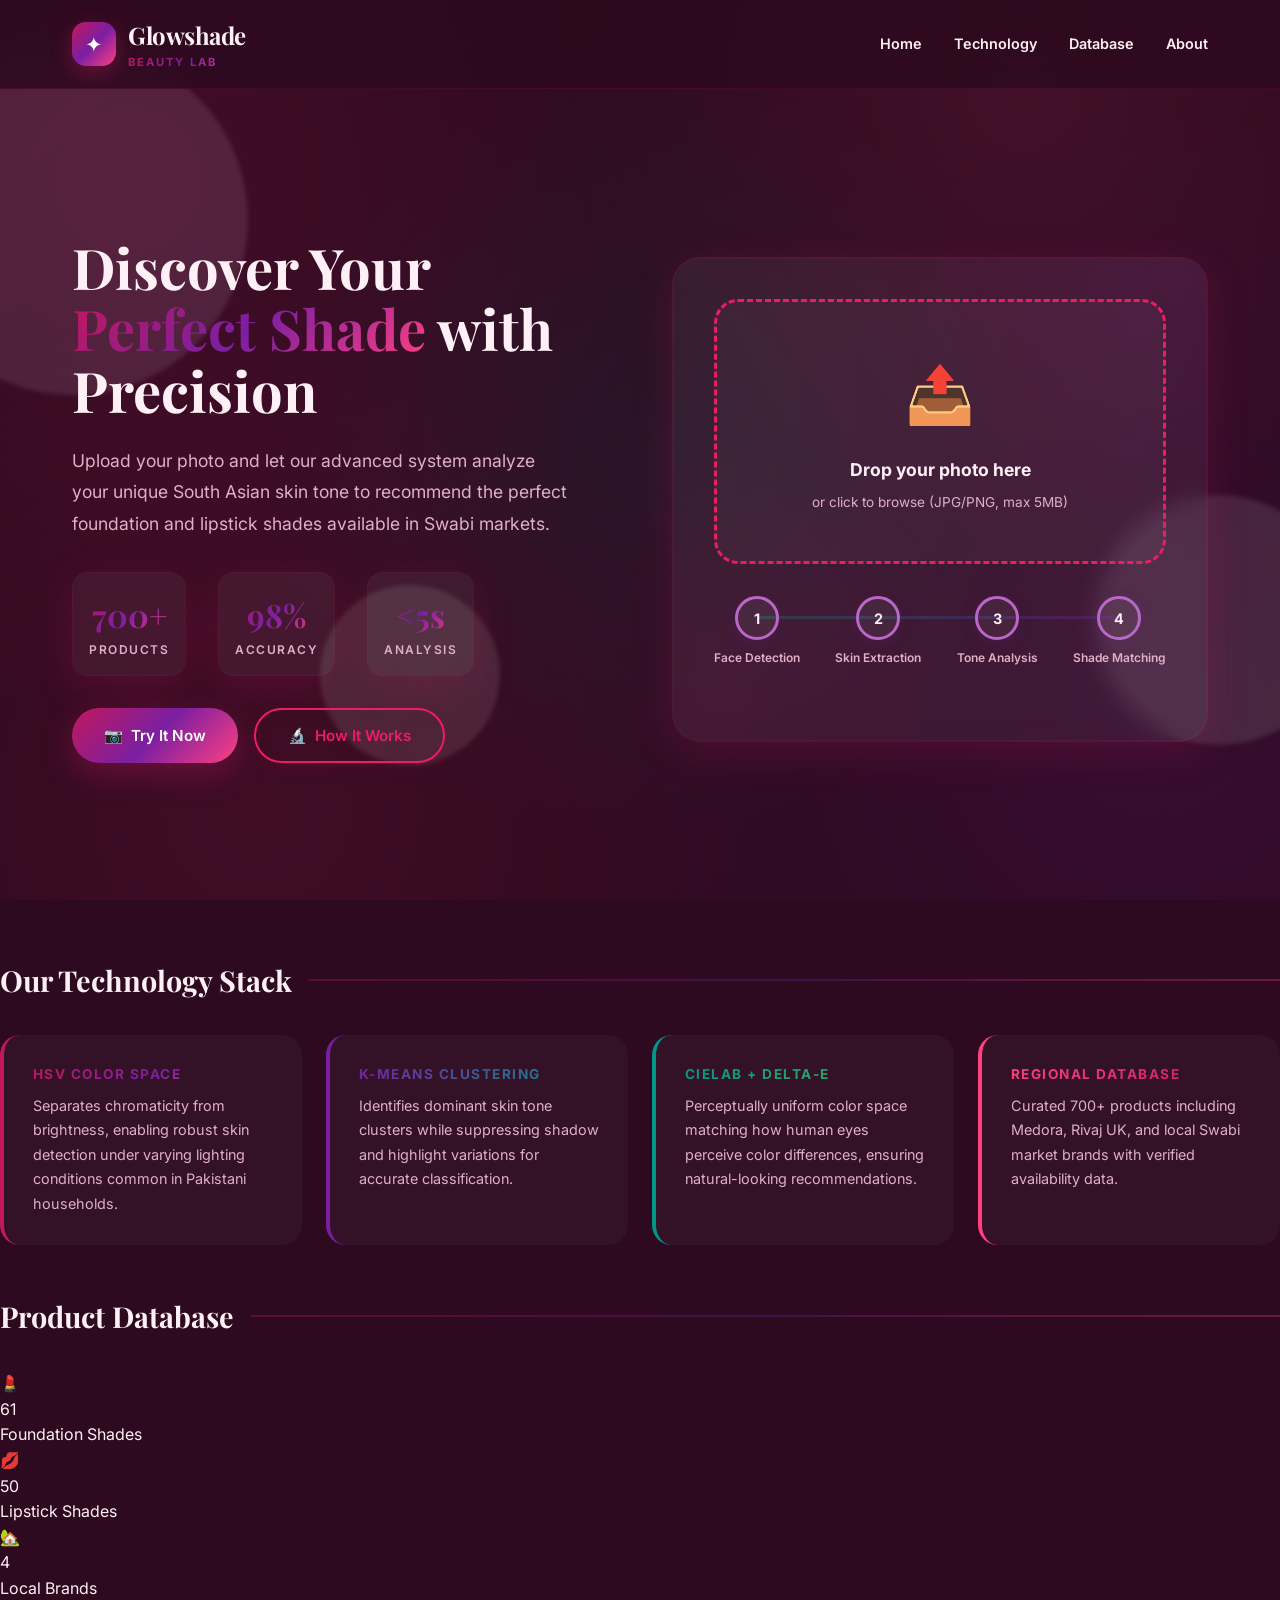
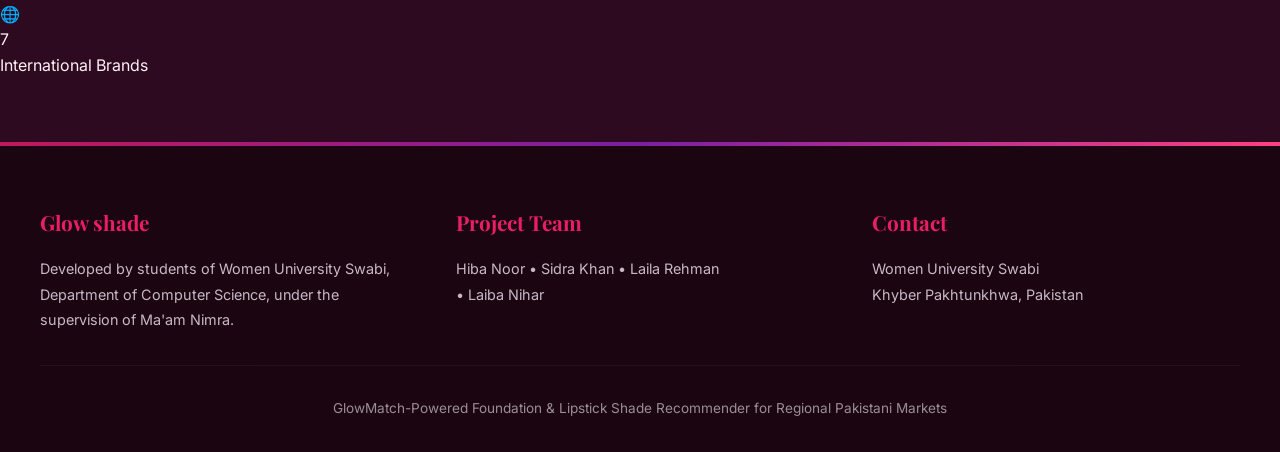
<file: index.html>
<!DOCTYPE html>
<html lang="en">
<head>
    <meta charset="UTF-8">
    <meta name="viewport" content="width=device-width, initial-scale=1.0">
    <title>Glow shade  - Pakistani Shade Recommender</title>

    <link href="https://fonts.googleapis.com/css2?family=Playfair+Display:wght@400;600;700&family=Inter:wght@300;400;500;600&display=swap" rel="stylesheet">
    <link rel="stylesheet" href="style.css">
<base target="_blank">
</head>
<body>
    <!-- Animated Background -->
    <div class="bg-animation">
        <div class="floating-orb"></div>
        <div class="floating-orb"></div>
        <div class="floating-orb"></div>
    </div>

    <!-- Header -->
    <header>
        <div class="nav-container">
            <a href="#" class="logo">
                <div class="logo-icon">&#10022;</div>
                <div>
                    <div class="logo-text">Glowshade</div>
                    <div class="logo-sub"> Beauty Lab</div>
                </div>
            </a>
            <ul class="nav-links">
                <li><a href="#home">Home</a></li>
                <li><a href="#technology">Technology</a></li>
                <li><a href="#database">Database</a></li>
                <li><a href="#about">About</a></li>
            </ul>
        </div>
    </header>

    <!-- Hero Section -->
    <section class="hero" id="home">
        <div class="hero-content">
            <h1>Discover Your <span>Perfect Shade</span> with  Precision</h1>
            <p>Upload your photo and let our advanced system analyze your unique South Asian skin tone to recommend the perfect foundation and lipstick shades available in Swabi markets.</p>

            <div class="hero-stats">
                <div class="stat-item">
                    <div class="stat-number">700+</div>
                    <div class="stat-label">Products</div>
                </div>
                <div class="stat-item">
                    <div class="stat-number">98%</div>
                    <div class="stat-label">Accuracy</div>
                </div>
                <div class="stat-item">
                    <div class="stat-number">&lt;5s</div>
                    <div class="stat-label">Analysis</div>
                </div>
            </div>

            <div class="cta-group">
                <button class="btn btn-primary" data-action="scroll-to-upload">
                    <span>&#128247;</span> Try It Now
                </button>
                <button class="btn btn-secondary" data-action="scroll-to-tech">
                    <span>&#128300;</span> How It Works
                </button>
            </div>
        </div>

        <div class="upload-card">
            <div class="upload-area" id="uploadArea" data-action="trigger-upload">
                <span class="upload-icon">&#128228;</span>
                <div class="upload-text">Drop your photo here</div>
                <div class="upload-hint">or click to browse (JPG/PNG, max 5MB)</div>
            </div>
            <input type="file" id="fileInput" class="file-input" accept="image/*" >

            <div class="processing-steps" id="processingSteps">
                <div class="step" id="step1">
                    <div class="step-circle">1</div>
                    <div class="step-label">Face Detection</div>
                </div>
                <div class="step" id="step2">
                    <div class="step-circle">2</div>
                    <div class="step-label">Skin Extraction</div>
                </div>
                <div class="step" id="step3">
                    <div class="step-circle">3</div>
                    <div class="step-label">Tone Analysis</div>
                </div>
                <div class="step" id="step4">
                    <div class="step-circle">4</div>
                    <div class="step-label">Shade Matching</div>
                </div>
            </div>

            <div class="loader" id="loader">
                <div class="loader-spinner"></div>
                <div class="loader-text" id="loaderText">Analyzing your skin tone...</div>
            </div>

            <div class="preview-section" id="previewSection">
                <div class="image-preview-container">
                    <img id="previewImage" class="image-preview" alt="Uploaded face">
                    <div class="face-overlay" id="faceOverlay"></div>
                    <canvas id="skinOverlay" class="skin-region-overlay"></canvas>
                </div>
                <div class="preview-actions">
                    <button class="btn btn-primary" data-action="analyze">
                        <span>&#10024;</span> Find My Shades
                    </button>
                    <button class="btn btn-secondary" data-action="reset">
                        <span>&#128260;</span> New Photo
                    </button>
                </div>
            </div>
        </div>
    </section>

    <!-- Results Section -->
    <section class="results-section" id="resultsSection">
        <div class="demo-notice" id="demoNotice">
            <p>👆 Upload your photo above to see your personalized matches. These are sample results.</p>
        </div>
        <div class="results-header">
            <h2>Your Personalized Recommendations</h2>
            <div class="skin-tone-display">
                <div class="skin-tone-swatch" id="skinToneSwatch"></div>
                <div class="skin-tone-info">
                    <h3 id="skinToneName">Warm Golden</h3>
                    <p id="skinToneDesc">Detected undertone with 94% confidence</p>
                </div>
            </div>
        </div>

        <div class="filter-tabs">
            <button class="filter-tab active" data-action="filter-all" data-filter="all">All Products</button>
            <button class="filter-tab" data-action="filter-local" data-filter="local">Available in Swabi</button>
            <button class="filter-tab" data-action="filter-online" data-filter="online">Online Only</button>
        </div>

        <div class="section-header">
            <h3>Foundation Matches</h3>
            <div class="section-line"></div>
        </div>
        <div class="products-grid" id="foundationGrid">
                <!-- Demo cards shown before analysis -->
                <div class="product-card demo-card" data-availability="local">
                    <span class="product-badge badge-local">In Swabi</span>
                    <div class="product-image">
                        <div class="product-shade-swatch" style="background: rgb(210, 170, 130)"></div>
                        <span class="match-percentage">95% Match</span>
                    </div>
                    <div class="product-details">
                        <div class="product-brand">Medora</div>
                        <div class="product-name">Soft Beige</div>
                        <div style="font-size: 0.85rem; color: #696868; margin-top: 0.25rem;">Soft Beige</div>
                        <div class="product-meta">
                            <span class="product-price">₨450</span>
                            <span class="product-delta good">ΔE: 4.2</span>
                        </div>
                    </div>
                </div>
                <div class="product-card demo-card" data-availability="online">
                    <span class="product-badge badge-online">Online Only</span>
                    <div class="product-image">
                        <div class="product-shade-swatch" style="background: rgb(195, 155, 115)"></div>
                        <span class="match-percentage">88% Match</span>
                    </div>
                    <div class="product-details">
                        <div class="product-brand">Maybelline</div>
                        <div class="product-name">Fit Me Matte</div>
                        <div style="font-size: 0.85rem; color: #888; margin-top: 0.25rem;">220 Natural Beige</div>
                        <div class="product-meta">
                            <span class="product-price">₨1500</span>
                            <span class="product-delta medium">ΔE: 12.5</span>
                        </div>
                    </div>
                </div>
                <div class="product-card demo-card" data-availability="local">
                    <span class="product-badge badge-local">In Swabi</span>
                    <div class="product-image">
                        <div class="product-shade-swatch" style="background: rgb(175, 130, 90)"></div>
                        <span class="match-percentage">82% Match</span>
                    </div>
                    <div class="product-details">
                        <div class="product-brand">Golden Rose</div>
                        <div class="product-name">Toffee</div>
                        <div style="font-size: 0.85rem; color: #888; margin-top: 0.25rem;">Toffee</div>
                        <div class="product-meta">
                            <span class="product-price">₨650</span>
                            <span class="product-delta medium">ΔE: 18.3</span>
                        </div>
                    </div>
                </div>
            </div>

        <div class="section-header">
            <h3>Lipstick Matches</h3>
            <div class="section-line"></div>
        </div>
        <div class="products-grid" id="lipstickGrid">
                <!-- Demo cards shown before analysis -->
                <div class="product-card demo-card" data-availability="local">
                    <span class="product-badge badge-local">In Swabi</span>
                    <div class="product-image">
                        <div class="product-shade-swatch" style="background: rgb(200, 50, 60)"></div>
                        <span class="match-percentage">92% Match</span>
                    </div>
                    <div class="product-details">
                        <div class="product-brand">Medora</div>
                        <div class="product-name">Ruby Red</div>
                        <div style="font-size: 0.85rem; color: #888; margin-top: 0.25rem;">Ruby</div>
                        <div class="product-meta">
                            <span class="product-price">₨350</span>
                            <span class="product-delta good">ΔE: 6.1</span>
                        </div>
                    </div>
                </div>
                <div class="product-card demo-card" data-availability="online">
                    <span class="product-badge badge-online">Online Only</span>
                    <div class="product-image">
                        <div class="product-shade-swatch" style="background: rgb(185, 130, 110)"></div>
                        <span class="match-percentage">85% Match</span>
                    </div>
                    <div class="product-details">
                        <div class="product-brand">MAC</div>
                        <div class="product-name">Velvet Teddy</div>
                        <div style="font-size: 0.85rem; color: #888; margin-top: 0.25rem;">Teddy</div>
                        <div class="product-meta">
                            <span class="product-price">₨2800</span>
                            <span class="product-delta medium">ΔE: 14.7</span>
                        </div>
                    </div>
                </div>
                <div class="product-card demo-card" data-availability="local">
                    <span class="product-badge badge-local">In Swabi</span>
                    <div class="product-image">
                        <div class="product-shade-swatch" style="background: rgb(170, 110, 90)"></div>
                        <span class="match-percentage">78% Match</span>
                    </div>
                    <div class="product-details">
                        <div class="product-brand">Golden Rose</div>
                        <div class="product-name">Brown Sugar</div>
                        <div style="font-size: 0.85rem; color: #888; margin-top: 0.25rem;">Brown</div>
                        <div class="product-meta">
                            <span class="product-price">₨450</span>
                            <span class="product-delta medium">ΔE: 22.1</span>
                        </div>
                    </div>
                </div>
            </div>

        <div class="tech-panel" id="techPanel">
            <h3><span>&#128300;</span> Technical Analysis Details</h3>
            <div class="tech-grid">
                <div class="tech-item">
                    <h4>RGB Values</h4>
                    <p>Average skin color detected</p>
                    <div class="color-values" id="rgbValues"></div>
                </div>
                <div class="tech-item">
                    <h4>HSV Conversion</h4>
                    <p>Hue, Saturation, Value</p>
                    <div class="color-values" id="hsvValues"></div>
                </div>
                <div class="tech-item">
                    <h4>CIELAB Color Space</h4>
                    <p>Perceptually uniform values</p>
                    <div class="color-values" id="labValues"></div>
                </div>
                <div class="tech-item">
                    <h4>K-Means Clustering</h4>
                    <p>Dominant cluster analysis</p>
                    <div class="color-values" id="kmeansValues"></div>
                </div>
            </div>
        </div>
    </section>

    <!-- Technology Section -->
    <section class="tech-details" id="technology">
        <div class="section-header">
            <h3>Our Technology Stack</h3>
            <div class="section-line"></div>
        </div>
        <div class="tech-grid">
            <div class="tech-item">
                <h4>HSV Color Space</h4>
                <p>Separates chromaticity from brightness, enabling robust skin detection under varying lighting conditions common in Pakistani households.</p>
            </div>
            <div class="tech-item">
                <h4>K-Means Clustering</h4>
                <p>Identifies dominant skin tone clusters while suppressing shadow and highlight variations for accurate classification.</p>
            </div>
            <div class="tech-item">
                <h4>CIELAB + Delta-E</h4>
                <p>Perceptually uniform color space matching how human eyes perceive color differences, ensuring natural-looking recommendations.</p>
            </div>
            <div class="tech-item">
                <h4>Regional Database</h4>
                <p>Curated 700+ products including Medora, Rivaj UK, and local Swabi market brands with verified availability data.</p>
            </div>
        </div>
    </section>

    <!-- Database Stats Section -->
    <section class="database-stats" id="database">
        <div class="section-header">
            <h3>Product Database</h3>
            <div class="section-line"></div>
        </div>
        <div class="stats-grid">
            <div class="stat-card">
                <div class="stat-icon">&#128132;</div>
                <div class="stat-number-large">61</div>
                <div class="stat-label-large">Foundation Shades</div>
            </div>
            <div class="stat-card">
                <div class="stat-icon">&#128139;</div>
                <div class="stat-number-large">50</div>
                <div class="stat-label-large">Lipstick Shades</div>
            </div>
            <div class="stat-card">
                <div class="stat-icon">&#127969;</div>
                <div class="stat-number-large">4</div>
                <div class="stat-label-large">Local Brands</div>
            </div>
            <div class="stat-card">
                <div class="stat-icon">&#127760;</div>
                <div class="stat-number-large">7</div>
                <div class="stat-label-large">International Brands</div>
            </div>
        </div>
    </section>

    <!-- Footer -->
    <footer id="about">
        <div class="footer-content">
            <div class="footer-section">
                <h4>Glow shade</h4>
                <p>Developed by students of Women University Swabi, Department of Computer Science, under the supervision of Ma'am Nimra.</p>
            </div>
            <div class="footer-section">
                <h4>Project Team</h4>
                <p>Hiba Noor &bull; Sidra Khan &bull; Laila Rehman<br> &bull; Laiba Nihar</p>
            </div>
            <div class="footer-section">
                <h4>Contact</h4>
                <p>Women University Swabi<br>Khyber Pakhtunkhwa, Pakistan</p>
            </div>
        </div>
        <div class="footer-bottom">
            <p>GlowMatch-Powered Foundation & Lipstick Shade Recommender for Regional Pakistani Markets</p>
        </div>
    </footer>

    <!-- Toast Notification -->
    <div class="toast" id="toast"></div>

    <!-- Hidden Analysis Canvas -->
    <canvas id="analysisCanvas" style="display:none;"></canvas>

    <!-- Scripts -->
    <script src="productdatabase.js"></script>
    <script src="colorscience.js"></script>
    <script src="app.js"></script>
</body>
</html>
</file>
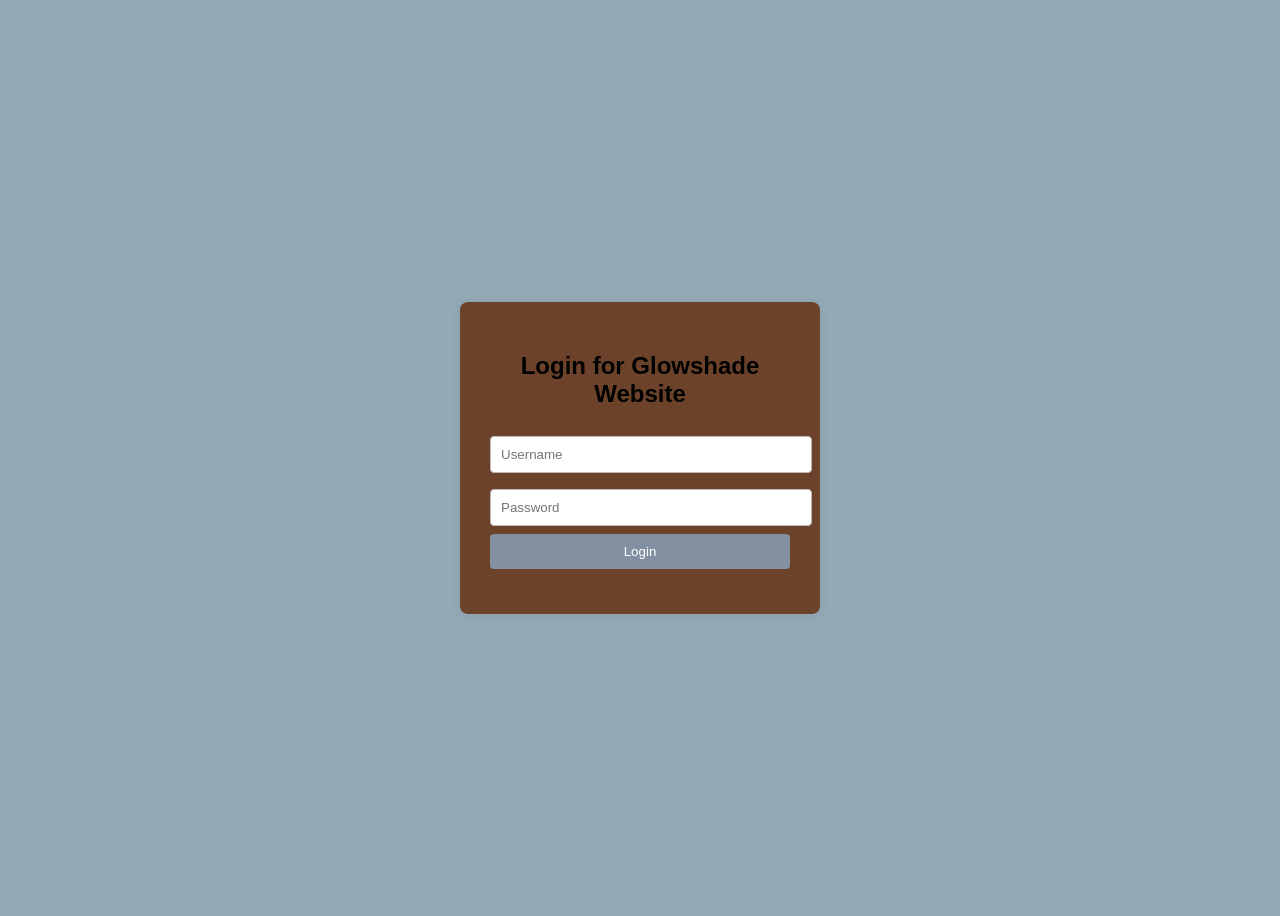
<file: login .html>
<!DOCTYPE html>
<html lang="en">
<head>
  <meta charset="UTF-8">
  <title>Login Page</title>
  <style>
    body {
      font-family: Arial, sans-serif;
      background: #93a9b5;
      display: flex;
      justify-content: center;
      align-items: center;
      height: 100vh;
    }
    .login-container {
      background: #6c432a;
      padding: 30px;
      border-radius: 8px;
      box-shadow: 0 0 10px rgba(42, 41, 41, 0.1);
      width: 300px;
    }
    .login-container h2 {
      text-align: center;
      margin-bottom: 20px;
    }
    .login-container input {
      width: 100%;
      padding: 10px;
      margin: 8px 0;
      border: 1px solid #bdb9b9;
      border-radius: 4px;
    }
    .login-container button {
      width: 100%;
      padding: 10px;
      background: #8290a1;
      color: #fff;
      border: none;
      border-radius: 4px;
      cursor: pointer;
    }
    .login-container button:hover {
      background: #9bd5e5;
    }
    .login-links {
      text-align: center;
      margin-top: 15px;
    }
    .login-links a {
      color: #4d5053;
      text-decoration: none;
      margin: 0 10px;
    }
    .login-links a:hover {
      text-decoration: underline;
    }
  </style>
</head>
<body>
  <div class="login-container">
    <h2>Login for Glowshade Website</h2>
 <form onsubmit="window.location.href='welcome.html'; return false;">
  <input type="text" placeholder="Username" required>
  <input type="password" placeholder="Password" required>
  <button type="submit">Login</button>
</form>

    <div class="login-links">
      <form action="welcome.html" method="post">

    </div>
  </div>
</body>
</html>
</file>
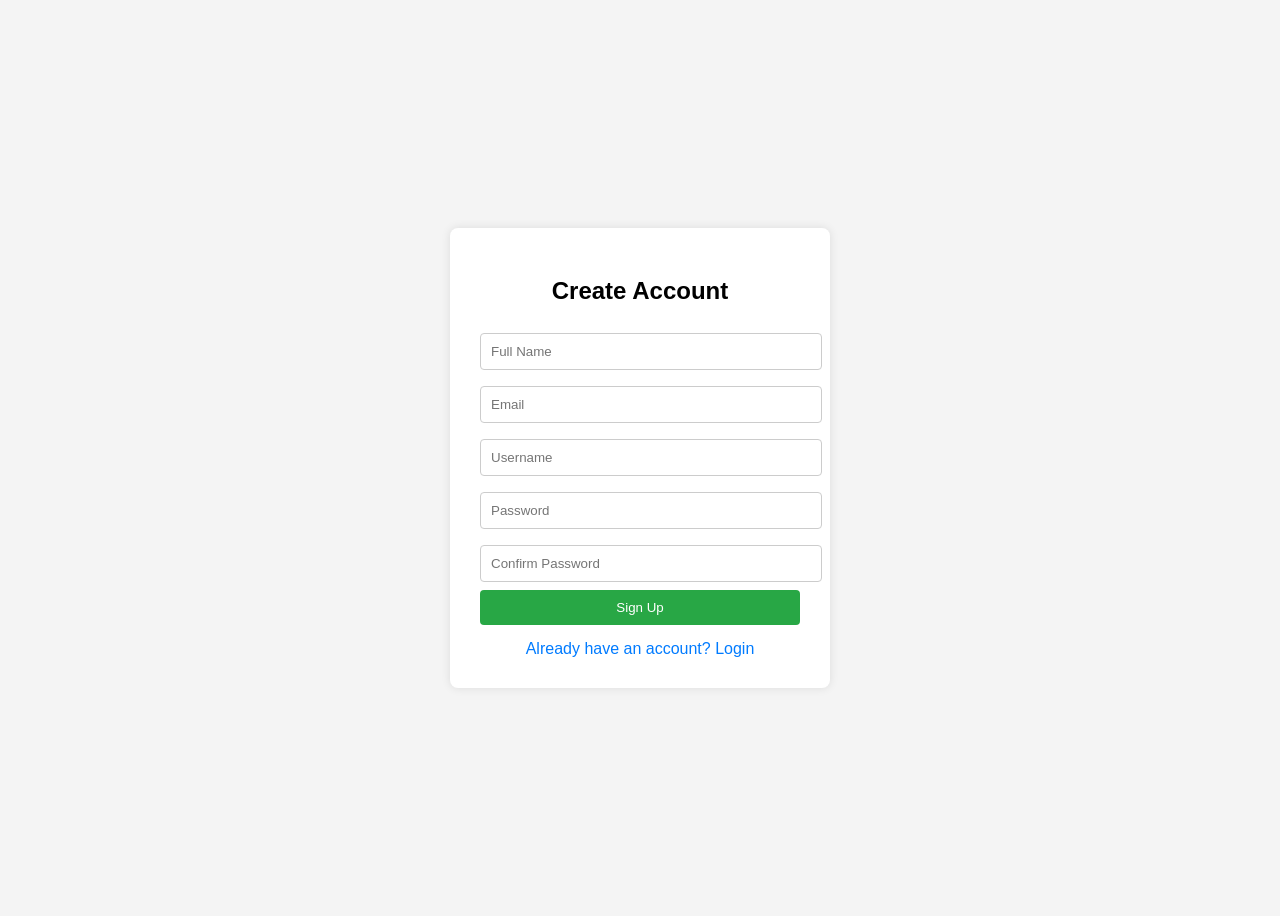
<file: signup.html>
<!DOCTYPE html>
<html lang="en">
<head>
  <meta charset="UTF-8">
  <title>Sign Up</title>
  <style>
    body {
      font-family: Arial, sans-serif;
      background: #f4f4f4;
      display: flex;
      justify-content: center;
      align-items: center;
      height: 100vh;
    }
    .signup-container {
      background: #fff;
      padding: 30px;
      border-radius: 8px;
      box-shadow: 0 0 10px rgba(0,0,0,0.1);
      width: 320px;
    }
    .signup-container h2 {
      text-align: center;
      margin-bottom: 20px;
    }
    .signup-container input {
      width: 100%;
      padding: 10px;
      margin: 8px 0;
      border: 1px solid #ccc;
      border-radius: 4px;
    }
    .signup-container button {
      width: 100%;
      padding: 10px;
      background: #28a745;
      color: #fff;
      border: none;
      border-radius: 4px;
      cursor: pointer;
    }
    .signup-container button:hover {
      background: #1e7e34;
    }
    .signup-links {
      text-align: center;
      margin-top: 15px;
    }
    .signup-links a {
      color: #007BFF;
      text-decoration: none;
      margin: 0 10px;
    }
    .signup-links a:hover {
      text-decoration: underline;
    }
  </style>
</head>
<body>
  <div class="signup-container">
    <h2>Create Account</h2>
    <!-- Redirects to homepage after signup -->
    <form action="index.html" method="post">
      <input type="text" placeholder="Full Name" required>
      <input type="email" placeholder="Email" required>
      <input type="text" placeholder="Username" required>
      <input type="password" placeholder="Password" required>
      <input type="password" placeholder="Confirm Password" required>
      <button type="submit">Sign Up</button>
    </form>
    <div class="signup-links">
      <a href="login.html">Already have an account? Login</a>
    </div>
  </div>
</body>
</html>
</file>
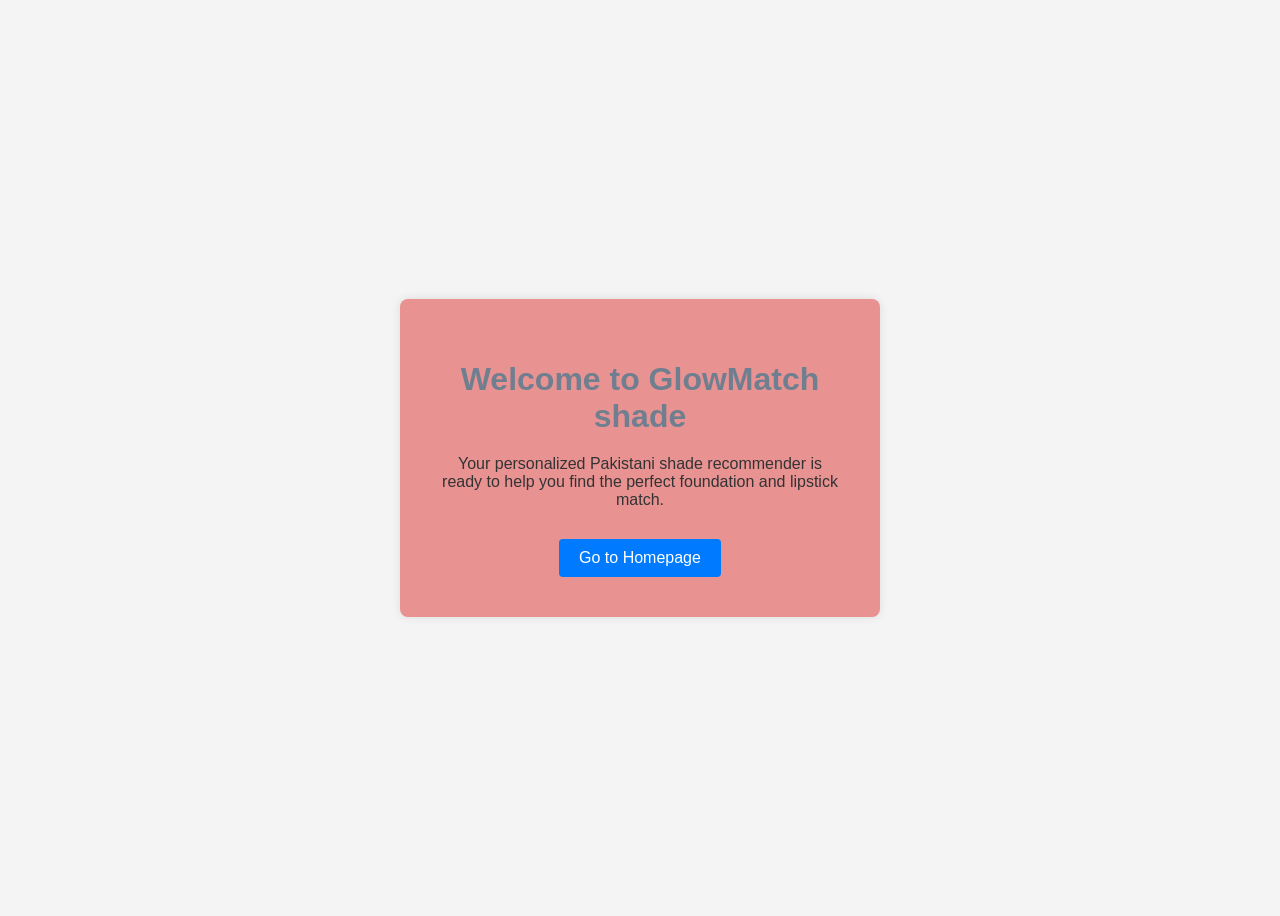
<file: welcome.html>
<!DOCTYPE html>
<html lang="en">
<head>
  <meta charset="UTF-8">
  <title>Welcome</title>
  <style>
    body {
      font-family: Arial, sans-serif;
      background: #f4f4f4;
      display: flex;
      justify-content: center;
      align-items: center;
      height: 100vh;
    }
    .welcome-container {
      background: #e89292;
      padding: 40px;
      border-radius: 8px;
      box-shadow: 0 0 10px rgba(0,0,0,0.1);
      text-align: center;
      width: 400px;
    }
    .welcome-container h1 {
      color: #707f8f;
      margin-bottom: 20px;
    }
    .welcome-container p {
      margin-bottom: 30px;
      font-size: 16px;
      color: #333;
    }
    .welcome-container a {
      display: inline-block;
      padding: 10px 20px;
      background: #007BFF;
      color: #fff;
      text-decoration: none;
      border-radius: 4px;
    }
    .welcome-container a:hover {
      background: #0056b3;
    }
  </style>
</head>
<body>
  <div class="welcome-container">
    <h1>Welcome to GlowMatch shade</h1>
    <p>Your personalized Pakistani shade recommender is ready to help you find the perfect foundation and lipstick match.</p>
    <a href="index.html">Go to Homepage</a>
  </div>
</body>
</html>
</file>
<file: style.css>
:root {
    --primary: #C2185B;
    --primary-light: #E91E63;
    --primary-dark: #880E4F;
    --secondary: #7B1FA2;
    --secondary-light: #BA68C8;
    --accent: #FF4081;
    --accent-light: #F8BBD0;
    --dark: #2D0A1F;
    --light: #FFF0F5;
    --cream: #FCE4EC;
    --lavender: #F3E5F5;
    --mint: #E8F5E9;
    --peach: #FFF3E0;
    --sky: #E3F2FD;
    --success: #4CAF50;
    --warning: #FF9800;
    --error: #F44336;
    --rose: #E91E63;
    --coral: #FF5722;
    --turquoise: #009688;
    --gradient-1: linear-gradient(135deg, #C2185B 0%, #7B1FA2 50%, #FF4081 100%);
    --gradient-2: linear-gradient(135deg, #FFF0F5 0%, #F3E5F5 50%, #E3F2FD 100%);
    --gradient-3: linear-gradient(135deg, #FF4081 0%, #C2185B 100%);
    --gradient-4: linear-gradient(135deg, #009688 0%, #7B1FA2 100%);
    --shadow-soft: 0 10px 40px rgba(194, 24, 91, 0.2);
    --shadow-medium: 0 20px 60px rgba(45, 10, 31, 0.2);
    --shadow-color: 0 10px 40px rgba(123, 31, 162, 0.25);
    --font-display: "Playfair Display", serif;
    --font-body: "Inter", sans-serif;
}

*,
*::before,
*::after {
    margin: 0;
    padding: 0;
    box-sizing: border-box;
}

body {
    font-family: var(--font-body);
    background: var(--dark);
    color: var(--light);
    overflow-x: hidden;
    line-height: 1.6;
}

/* ─── Animated Background ─── */
.bg-animation {
    position: fixed;
    top: 0;
    left: 0;
    width: 100%;
    height: 100%;
    z-index: -1;
    background-color: var(--dark);
    background-image:
        radial-gradient(circle at 10% 20%, rgba(194, 24, 91, 0.15) 0%, transparent 40%),
        radial-gradient(circle at 90% 80%, rgba(123, 31, 162, 0.12) 0%, transparent 45%),
        radial-gradient(circle at 50% 50%, rgba(0, 150, 136, 0.08) 0%, transparent 50%),
        radial-gradient(circle at 80% 10%, rgba(255, 64, 129, 0.1) 0%, transparent 35%),
        radial-gradient(circle at 20% 90%, rgba(233, 30, 99, 0.1) 0%, transparent 40%);
}

.floating-orb {
    position: absolute;
    border-radius: 50%;
    opacity: 0.12;
    animation: float 20s infinite ease-in-out;
    filter: blur(2px);
}

.floating-orb:nth-child(1) {
    width: 350px;
    height: 350px;
    top: 5%;
    left: -8%;
    background: linear-gradient(135deg, #F8BBD0, #E1BEE7);
    animation-delay: 0s;
}

.floating-orb:nth-child(2) {
    width: 250px;
    height: 250px;
    top: 55%;
    right: -5%;
    background: linear-gradient(135deg, #E1BEE7, #C8E6C9);
    animation-delay: 5s;
}

.floating-orb:nth-child(3) {
    width: 180px;
    height: 180px;
    bottom: 15%;
    left: 25%;
    background: linear-gradient(135deg, #C8E6C9, #F8BBD0);
    animation-delay: 10s;
}

.floating-orb:nth-child(4) {
    width: 220px;
    height: 220px;
    top: 30%;
    right: 20%;
    background: linear-gradient(135deg, #FFECB3, #F8BBD0);
    animation-delay: 7s;
    opacity: 0.08;
}

@keyframes float {
    0%, 100% {
        transform: translate(0, 0) scale(1) rotate(0deg);
    }
    25% {
        transform: translate(40px, -40px) scale(1.15) rotate(5deg);
    }
    50% {
        transform: translate(-30px, 20px) scale(0.9) rotate(-3deg);
    }
    75% {
        transform: translate(20px, 30px) scale(1.05) rotate(2deg);
    }
}

/* ─── Header ─── */
header {
    background: rgba(45, 10, 31, 0.85);
    -webkit-backdrop-filter: blur(20px);
    backdrop-filter: blur(20px);
    border-bottom: 1px solid rgba(194, 24, 91, 0.15);
    position: -webkit-sticky;
    position: sticky;
    top: 0;
    z-index: 100;
    padding: 1rem 0;
}

.nav-container {
    max-width: 1200px;
    margin: 0 auto;
    padding: 0 2rem;
    display: flex;
    justify-content: space-between;
    align-items: center;
}

.logo {
    display: flex;
    align-items: center;
    gap: 0.75rem;
    text-decoration: none;
}

.logo-icon {
    width: 44px;
    height: 44px;
    background: var(--gradient-1);
    border-radius: 14px;
    display: flex;
    align-items: center;
    justify-content: center;
    color: white;
    font-size: 1.3rem;
    box-shadow: 0 6px 20px rgba(194, 24, 91, 0.4);
    transition: transform 0.3s ease, box-shadow 0.3s ease;
}

.logo-icon:hover {
    transform: scale(1.1) rotate(-5deg);
    box-shadow: 0 8px 25px rgba(194, 24, 91, 0.5);
}

.logo-text {
    font-family: var(--font-display);
    font-size: 1.5rem;
    font-weight: 700;
    color: var(--light);
    letter-spacing: -0.5px;
}

.logo-sub {
    font-size: 0.7rem;
    background: var(--gradient-1);
    -webkit-background-clip: text;
    background-clip: text;
    -webkit-text-fill-color: transparent;
    font-weight: 700;
    letter-spacing: 2px;
    text-transform: uppercase;
}

.nav-links {
    display: flex;
    gap: 2rem;
    list-style: none;
}

.nav-links a {
    text-decoration: none;
    color: var(--light);
    font-weight: 600;
    font-size: 0.9rem;
    transition: color 0.3s ease;
    position: relative;
}

.nav-links a::after {
    content: "";
    position: absolute;
    bottom: -5px;
    left: 0;
    width: 0;
    height: 3px;
    background: var(--gradient-1);
    border-radius: 2px;
    transition: width 0.3s ease;
}

.nav-links a:hover::after {
    width: 100%;
}

.nav-links a:hover {
    color: var(--primary-light);
}

/* ─── Hero Section ─── */
.hero {
    max-width: 1200px;
    margin: 0 auto;
    padding: 4rem 2rem;
    display: grid;
    grid-template-columns: 1fr 1fr;
    gap: 4rem;
    align-items: center;
    min-height: calc(100vh - 80px);
}

.hero-content h1 {
    font-family: var(--font-display);
    font-size: 3.5rem;
    line-height: 1.1;
    margin-bottom: 1.5rem;
    color: var(--light);
}

.hero-content h1 span {
    background: var(--gradient-1);
    -webkit-background-clip: text;
    background-clip: text;
    -webkit-text-fill-color: transparent;
    color: transparent;
}

.hero-content p {
    font-size: 1.1rem;
    line-height: 1.8;
    color: #E0B0C8;
    margin-bottom: 2rem;
    max-width: 500px;
}

.hero-stats {
    display: flex;
    gap: 2rem;
    margin-bottom: 2rem;
}

.stat-item {
    text-align: center;
    padding: 1rem;
    background: rgba(255, 255, 255, 0.05);
    border-radius: 16px;
    box-shadow: var(--shadow-soft);
    min-width: 100px;
    transition: transform 0.3s ease;
    border: 1px solid rgba(194, 24, 91, 0.1);
}

.stat-item:hover {
    transform: translateY(-5px);
    box-shadow: var(--shadow-medium);
}

.stat-number {
    font-family: var(--font-display);
    font-size: 2rem;
    font-weight: 700;
    background: var(--gradient-1);
    -webkit-background-clip: text;
    background-clip: text;
    -webkit-text-fill-color: transparent;
}

.stat-label {
    font-size: 0.75rem;
    color: #E0B0C8;
    text-transform: uppercase;
    letter-spacing: 1.5px;
    font-weight: 600;
}

.cta-group {
    display: flex;
    gap: 1rem;
    flex-wrap: wrap;
}

/* ─── Buttons ─── */
.btn {
    padding: 1rem 2rem;
    border-radius: 50px;
    font-weight: 600;
    font-size: 0.95rem;
    cursor: pointer;
    transition: transform 0.3s ease, box-shadow 0.3s ease, background-color 0.3s ease, border-color 0.3s ease;
    border: none;
    display: inline-flex;
    align-items: center;
    gap: 0.5rem;
    text-decoration: none;
    font-family: var(--font-body);
}

.btn-primary {
    background: var(--gradient-1);
    color: white;
    box-shadow: 0 10px 30px rgba(194, 24, 91, 0.35);
}

.btn-primary:hover {
    transform: translateY(-3px);
    box-shadow: 0 15px 40px rgba(194, 24, 91, 0.45);
}

.btn-secondary {
    background: transparent;
    color: var(--primary-light);
    border: 2px solid var(--primary-light);
    box-shadow: 0 4px 15px rgba(194, 24, 91, 0.1);
}

.btn-secondary:hover {
    background: rgba(194, 24, 91, 0.1);
    border-color: var(--primary);
    transform: translateY(-3px);
    box-shadow: 0 8px 25px rgba(194, 24, 91, 0.2);
}

.btn-accent {
    background: var(--gradient-3);
    color: white;
    box-shadow: 0 10px 30px rgba(255, 64, 129, 0.3);
}

.btn-accent:hover {
    transform: translateY(-3px);
    box-shadow: 0 15px 40px rgba(255, 64, 129, 0.4);
}

/* ─── Upload Card ─── */
.upload-card {
    background: rgba(255, 255, 255, 0.05);
    border-radius: 28px;
    padding: 2.5rem;
    box-shadow: var(--shadow-soft);
    border: 2px solid rgba(194, 24, 91, 0.12);
    position: relative;
    overflow: hidden;
    backdrop-filter: blur(10px);
}

.upload-card::before {
    content: "";
    position: absolute;
    top: -60%;
    right: -60%;
    width: 120%;
    height: 120%;
    background: radial-gradient(circle, rgba(123, 31, 162, 0.1) 0%, transparent 70%);
    pointer-events: none;
}

.upload-card::after {
    content: "";
    position: absolute;
    bottom: -40%;
    left: -40%;
    width: 100%;
    height: 100%;
    background: radial-gradient(circle, rgba(194, 24, 91, 0.08) 0%, transparent 70%);
    pointer-events: none;
}

.upload-area {
    border: 3px dashed var(--primary-light);
    border-radius: 24px;
    padding: 3rem 2rem;
    text-align: center;
    cursor: pointer;
    transition: border-color 0.3s ease, background-color 0.3s ease, transform 0.3s ease;
    background: rgba(255, 255, 255, 0.03);
    position: relative;
    overflow: hidden;
}

.upload-area:hover {
    border-color: var(--primary);
    background: rgba(194, 24, 91, 0.08);
    transform: translateY(-3px);
    box-shadow: 0 10px 30px rgba(194, 24, 91, 0.15);
}

.upload-area.dragover {
    border-color: var(--primary);
    background: rgba(123, 31, 162, 0.1);
    transform: scale(1.02);
    border-style: solid;
}

.upload-icon {
    font-size: 3.5rem;
    margin-bottom: 1rem;
    display: block;
    animation: bounce 2s infinite;
}

@keyframes bounce {
    0%, 100% { transform: translateY(0); }
    50% { transform: translateY(-10px); }
}

.upload-text {
    font-size: 1.1rem;
    font-weight: 700;
    color: var(--light);
    margin-bottom: 0.5rem;
}

.upload-hint {
    font-size: 0.85rem;
    color: #E0B0C8;
}

.file-input {
    display: none;
}

/* ─── Preview Section ─── */
.preview-section {
    margin-top: 1.5rem;
    display: none;
}

.preview-section.active {
    display: block;
    animation: fadeIn 0.5s ease;
}

.image-preview-container {
    position: relative;
    border-radius: 20px;
    overflow: hidden;
    background: var(--dark);
    margin-bottom: 1rem;
    box-shadow: 0 10px 30px rgba(0, 0, 0, 0.3);
}

.image-preview {
    width: 100%;
    height: auto;
    display: block;
    max-height: 400px;
    object-fit: contain;
}

.face-overlay {
    position: absolute;
    border: 3px solid var(--success);
    border-radius: 12px;
    box-shadow: 0 0 25px rgba(76, 175, 80, 0.5);
    pointer-events: none;
    display: none;
}

.face-overlay.detected {
    display: block;
    animation: pulse 2s infinite;
}

@keyframes pulse {
    0%, 100% {
        box-shadow: 0 0 20px rgba(76, 175, 80, 0.5);
        border-color: var(--success);
    }
    50% {
        box-shadow: 0 0 40px rgba(76, 175, 80, 0.8);
        border-color: var(--turquoise);
    }
}

.skin-region-overlay {
    position: absolute;
    top: 0;
    left: 0;
    width: 100%;
    height: 100%;
    pointer-events: none;
    mix-blend-mode: multiply;
    opacity: 0.3;
}

/* ─── Processing Steps ─── */
.processing-steps {
    display: flex;
    justify-content: space-between;
    margin: 2rem 0;
    position: relative;
}

.processing-steps::before {
    content: "";
    position: absolute;
    top: 20px;
    left: 10%;
    right: 10%;
    height: 3px;
    background: var(--gradient-4);
    border-radius: 3px;
    z-index: 0;
    opacity: 0.3;
}

.step {
    display: flex;
    flex-direction: column;
    align-items: center;
    gap: 0.5rem;
    position: relative;
    z-index: 1;
}

.step-circle {
    width: 44px;
    height: 44px;
    border-radius: 50%;
    background: rgba(255, 255, 255, 0.05);
    border: 3px solid var(--secondary-light);
    display: flex;
    align-items: center;
    justify-content: center;
    font-weight: 700;
    font-size: 0.9rem;
    transition: all 0.4s ease;
    box-shadow: 0 4px 15px rgba(123, 31, 162, 0.15);
    color: var(--light);
}

.step.active .step-circle {
    background: var(--gradient-1);
    color: white;
    border-color: transparent;
    box-shadow: 0 0 25px rgba(194, 24, 91, 0.4);
    transform: scale(1.1);
}

.step.completed .step-circle {
    background: var(--gradient-4);
    color: white;
    border-color: transparent;
    box-shadow: 0 0 20px rgba(0, 150, 136, 0.4);
}

.step-label {
    font-size: 0.75rem;
    font-weight: 600;
    color: #E0B0C8;
    text-align: center;
    transition: color 0.3s ease;
}

.step.active .step-label {
    color: var(--primary-light);
    font-weight: 700;
}

.step.completed .step-label {
    color: var(--turquoise);
}

/* ─── Loader ─── */
.loader {
    display: none;
    text-align: center;
    padding: 3rem;
}

.loader.active {
    display: block;
}

.loader-spinner {
    width: 70px;
    height: 70px;
    border: 4px solid rgba(123, 31, 162, 0.2);
    border-top-color: var(--primary);
    border-right-color: var(--secondary);
    border-radius: 50%;
    animation: spin 1s linear infinite;
    margin: 0 auto 1.5rem;
    box-shadow: 0 0 20px rgba(194, 24, 91, 0.2);
}

@keyframes spin {
    to {
        transform: rotate(360deg);
    }
}

.loader-text {
    font-size: 1.1rem;
    color: var(--primary-light);
    font-weight: 600;
    background: var(--gradient-1);
    -webkit-background-clip: text;
    background-clip: text;
    -webkit-text-fill-color: transparent;
}

/* ─── Results Section ─── */
.results-section {
    max-width: 1200px;
    margin: 0 auto;
    padding: 4rem 2rem;
    display: none;
}

.results-section.active {
    display: block;
    animation: fadeIn 0.6s ease;
}

@keyframes fadeIn {
    from {
        opacity: 0;
        transform: translateY(30px);
    }
    to {
        opacity: 1;
        transform: translateY(0);
    }
}

.results-header {
    text-align: center;
    margin-bottom: 3rem;
}

.results-header h2 {
    font-family: var(--font-display);
    font-size: 2.5rem;
    margin-bottom: 1rem;
    background: var(--gradient-1);
    -webkit-background-clip: text;
    background-clip: text;
    -webkit-text-fill-color: transparent;
}

.skin-tone-display {
    display: inline-flex;
    align-items: center;
    gap: 1rem;
    background: rgba(255, 255, 255, 0.05);
    padding: 1.2rem 2.5rem;
    border-radius: 50px;
    box-shadow: var(--shadow-soft);
    margin-bottom: 2rem;
    flex-wrap: wrap;
    justify-content: center;
    border: 2px solid rgba(194, 24, 91, 0.15);
}

.skin-tone-swatch {
    width: 56px;
    height: 56px;
    border-radius: 50%;
    border: 4px solid rgba(255, 255, 255, 0.2);
    box-shadow: 0 6px 20px rgba(0, 0, 0, 0.3);
    flex-shrink: 0;
    transition: transform 0.3s ease;
}

.skin-tone-swatch:hover {
    transform: scale(1.15);
}

.skin-tone-info h3 {
    font-family: var(--font-display);
    font-size: 1.3rem;
    margin-bottom: 0.25rem;
    color: var(--light);
}

.skin-tone-info p {
    font-size: 0.85rem;
    color: #E0B0C8;
}

/* ─── Filter Tabs ─── */
.filter-tabs {
    display: flex;
    gap: 1rem;
    margin-bottom: 2rem;
    justify-content: center;
    flex-wrap: wrap;
}

.filter-tab {
    padding: 0.9rem 1.8rem;
    border-radius: 50px;
    border: 2px solid rgba(123, 31, 162, 0.3);
    background: rgba(255, 255, 255, 0.05);
    cursor: pointer;
    font-weight: 700;
    font-size: 0.9rem;
    transition: all 0.3s ease;
    color: var(--light);
    font-family: var(--font-body);
    box-shadow: 0 2px 10px rgba(0, 0, 0, 0.1);
}

.filter-tab:hover {
    border-color: var(--secondary-light);
    background: rgba(123, 31, 162, 0.15);
    transform: translateY(-3px);
    box-shadow: 0 8px 20px rgba(123, 31, 162, 0.15);
}

.filter-tab.active {
    background: var(--gradient-1);
    color: white;
    border-color: transparent;
    box-shadow: 0 8px 25px rgba(194, 24, 91, 0.35);
    transform: translateY(-3px);
}

/* ─── Section Headers ─── */
.section-header {
    display: flex;
    align-items: center;
    gap: 1rem;
    margin-bottom: 2rem;
    margin-top: 3rem;
}

.section-header h3 {
    font-family: var(--font-display);
    font-size: 1.8rem;
    white-space: nowrap;
    color: var(--light);
}

.section-line {
    flex: 1;
    height: 2px;
    background: var(--gradient-1);
    border-radius: 2px;
    opacity: 0.3;
}

/* ─── Product Cards ─── */
.products-grid {
    display: grid;
    grid-template-columns: repeat(auto-fill, minmax(280px, 1fr));
    gap: 2rem;
    margin-bottom: 3rem;
}

.product-card {
    background: rgba(255, 255, 255, 0.05);
    border-radius: 24px;
    overflow: hidden;
    box-shadow: var(--shadow-soft);
    transition: transform 0.4s ease, box-shadow 0.4s ease;
    border: 1px solid rgba(194, 24, 91, 0.1);
    position: relative;
}

.product-card:hover {
    transform: translateY(-8px);
    box-shadow: var(--shadow-medium);
}

.product-badge {
    position: absolute;
    top: 1rem;
    right: 1rem;
    padding: 0.4rem 0.9rem;
    border-radius: 20px;
    font-size: 0.75rem;
    font-weight: 700;
    z-index: 2;
    box-shadow: 0 4px 10px rgba(0, 0, 0, 0.2);
}

.badge-local {
    background: var(--gradient-4);
    color: white;
}

.badge-online {
    background: var(--gradient-3);
    color: white;
}

.badge-premium {
    background: var(--gradient-1);
    color: white;
}

.product-image {
    height: 200px;
    background: var(--gradient-2);
    display: flex;
    align-items: center;
    justify-content: center;
    position: relative;
    overflow: hidden;
}

.product-image::before {
    content: "";
    position: absolute;
    top: -50%;
    left: -50%;
    width: 200%;
    height: 200%;
    background: radial-gradient(circle, rgba(194, 24, 91, 0.05) 0%, transparent 60%);
}

.product-shade-swatch {
    width: 85px;
    height: 85px;
    border-radius: 50%;
    border: 4px solid rgba(255, 255, 255, 0.2);
    box-shadow: 0 10px 30px rgba(0, 0, 0, 0.2);
    transition: transform 0.4s ease, box-shadow 0.4s ease;
    z-index: 1;
}

.product-card:hover .product-shade-swatch {
    transform: scale(1.15);
    box-shadow: 0 15px 40px rgba(0, 0, 0, 0.3);
}

.match-percentage {
    position: absolute;
    bottom: 1rem;
    left: 1rem;
    background: rgba(45, 10, 31, 0.95);
    -webkit-backdrop-filter: blur(10px);
    backdrop-filter: blur(10px);
    padding: 0.5rem 1rem;
    border-radius: 20px;
    font-size: 0.85rem;
    font-weight: 700;
    color: var(--success);
    box-shadow: 0 4px 15px rgba(0, 0, 0, 0.15);
    border: 1px solid rgba(76, 175, 80, 0.2);
}

.product-details {
    padding: 1.5rem;
}

.product-brand {
    font-size: 0.8rem;
    background: var(--gradient-1);
    -webkit-background-clip: text;
    background-clip: text;
    -webkit-text-fill-color: transparent;
    font-weight: 700;
    text-transform: uppercase;
    letter-spacing: 1.5px;
    margin-bottom: 0.5rem;
}

.product-name {
    font-family: var(--font-display);
    font-size: 1.2rem;
    margin-bottom: 0.5rem;
    color: var(--light);
}

.product-meta {
    display: flex;
    justify-content: space-between;
    align-items: center;
    margin-top: 1rem;
    padding-top: 1rem;
    border-top: 1px solid rgba(123, 31, 162, 0.2);
}

.product-price {
    font-size: 1.2rem;
    font-weight: 700;
    color: var(--light);
}

.product-delta {
    font-size: 0.8rem;
    color: #E0B0C8;
    font-weight: 600;
}

.product-delta.good {
    color: var(--success);
}

.product-delta.medium {
    color: var(--warning);
}

/* ─── Technical Panel ─── */
.tech-panel {
    background: rgba(255, 255, 255, 0.05);
    border-radius: 24px;
    padding: 2.5rem;
    margin-top: 3rem;
    box-shadow: var(--shadow-soft);
    border: 2px solid rgba(123, 31, 162, 0.15);
    position: relative;
    overflow: hidden;
}

.tech-panel::before {
    content: "";
    position: absolute;
    top: 0;
    left: 0;
    right: 0;
    height: 4px;
    background: var(--gradient-1);
    border-radius: 24px 24px 0 0;
}

.tech-panel h3 {
    font-family: var(--font-display);
    font-size: 1.6rem;
    margin-bottom: 1.5rem;
    display: flex;
    align-items: center;
    gap: 0.75rem;
    color: var(--light);
}

.tech-grid {
    display: grid;
    grid-template-columns: repeat(auto-fit, minmax(250px, 1fr));
    gap: 1.5rem;
}

.tech-item {
    background: rgba(255, 255, 255, 0.03);
    padding: 1.8rem;
    border-radius: 20px;
    border-left: 4px solid var(--primary);
    transition: transform 0.3s ease, box-shadow 0.3s ease;
}

.tech-item:hover {
    transform: translateY(-5px);
    box-shadow: 0 10px 30px rgba(194, 24, 91, 0.1);
}

.tech-item:nth-child(2) {
    border-left-color: var(--secondary);
}

.tech-item:nth-child(3) {
    border-left-color: var(--turquoise);
}

.tech-item:nth-child(4) {
    border-left-color: var(--accent);
}

.tech-item h4 {
    font-size: 0.85rem;
    background: var(--gradient-1);
    -webkit-background-clip: text;
    background-clip: text;
    -webkit-text-fill-color: transparent;
    margin-bottom: 0.5rem;
    text-transform: uppercase;
    letter-spacing: 1.5px;
    font-weight: 700;
}

.tech-item:nth-child(2) h4 {
    background: linear-gradient(135deg, #7B1FA2, #009688);
    -webkit-background-clip: text;
    background-clip: text;
}

.tech-item:nth-child(3) h4 {
    background: linear-gradient(135deg, #009688, #4CAF50);
    -webkit-background-clip: text;
    background-clip: text;
}

.tech-item:nth-child(4) h4 {
    background: linear-gradient(135deg, #FF4081, #C2185B);
    -webkit-background-clip: text;
    background-clip: text;
}

.tech-item p {
    font-size: 0.9rem;
    color: #E0B0C8;
    line-height: 1.7;
}

.color-values {
    display: flex;
    gap: 1rem;
    margin-top: 0.5rem;
    flex-wrap: wrap;
}

.color-chip {
    display: inline-flex;
    align-items: center;
    gap: 0.5rem;
    background: rgba(255, 255, 255, 0.05);
    padding: 0.5rem 1rem;
    border-radius: 10px;
    font-size: 0.8rem;
    font-family: "Courier New", monospace;
    border: 1px solid rgba(123, 31, 162, 0.2);
    box-shadow: 0 2px 8px rgba(0, 0, 0, 0.1);
    transition: transform 0.2s ease;
    color: var(--light);
}

.color-chip:hover {
    transform: scale(1.05);
}

.color-dot {
    width: 14px;
    height: 14px;
    border-radius: 50%;
    border: 2px solid rgba(255, 255, 255, 0.2);
    box-shadow: 0 2px 5px rgba(0, 0, 0, 0.2);
}

/* ─── Footer ─── */
footer {
    background: #1A0510;
    color: var(--lavender);
    padding: 4rem 2rem 2rem;
    margin-top: 4rem;
    position: relative;
    overflow: hidden;
}

footer::before {
    content: "";
    position: absolute;
    top: 0;
    left: 0;
    right: 0;
    height: 4px;
    background: var(--gradient-1);
}

.footer-content {
    max-width: 1200px;
    margin: 0 auto;
    display: grid;
    grid-template-columns: repeat(auto-fit, minmax(250px, 1fr));
    gap: 3rem;
}

.footer-section h4 {
    font-family: var(--font-display);
    font-size: 1.3rem;
    margin-bottom: 1rem;
    color: var(--primary-light);
}

.footer-section p,
.footer-section a {
    color: var(--lavender);
    text-decoration: none;
    line-height: 1.8;
    font-size: 0.9rem;
    opacity: 0.8;
    transition: all 0.3s ease;
}

.footer-section a:hover {
    opacity: 1;
    color: var(--primary-light);
    padding-left: 5px;
}

.footer-bottom {
    max-width: 1200px;
    margin: 2rem auto 0;
    padding-top: 2rem;
    border-top: 1px solid rgba(255, 255, 255, 0.08);
    text-align: center;
    font-size: 0.85rem;
    opacity: 0.6;
    color: var(--lavender);
}

/* ─── Toast ─── */
.toast {
    position: fixed;
    bottom: 2rem;
    right: 2rem;
    background: var(--dark);
    color: white;
    padding: 1.2rem 2rem;
    border-radius: 16px;
    box-shadow: var(--shadow-medium);
    transform: translateY(100px);
    opacity: 0;
    transition: transform 0.4s ease, opacity 0.4s ease;
    z-index: 1000;
    font-weight: 600;
    border-left: 4px solid var(--primary);
}

.toast.show {
    transform: translateY(0);
    opacity: 1;
}

.toast.error {
    background: linear-gradient(135deg, #EF4444, #DC2626);
    border-left-color: #FCA5A5;
}

.toast.success {
    background: linear-gradient(135deg, #10B981, #059669);
    border-left-color: #6EE7B7;
}

.toast.warning {
    background: linear-gradient(135deg, #F59E0B, #D97706);
    border-left-color: #FCD34D;
}

/* ─── Scrollbar ─── */
::-webkit-scrollbar {
    width: 10px;
}

::-webkit-scrollbar-track {
    background: var(--dark);
    border-radius: 5px;
}

::-webkit-scrollbar-thumb {
    background: var(--gradient-1);
    border-radius: 5px;
    border: 2px solid var(--dark);
}

::-webkit-scrollbar-thumb:hover {
    background: var(--gradient-3);
}

/* ─── Focus Styles ─── */
button:focus-visible,
a:focus-visible,
input:focus-visible {
    outline: 3px solid var(--secondary);
    outline-offset: 3px;
    border-radius: 4px;
}

/* ─── Reduced Motion ─── */
@media (prefers-reduced-motion: reduce) {
    *,
    *::before,
    *::after {
        animation-duration: 0.01ms;
        animation-iteration-count: 1;
        transition-duration: 0.01ms;
    }
}

/* ─── Responsive ─── */
@media (max-width: 768px) {
    .hero {
        grid-template-columns: 1fr;
        gap: 2rem;
        padding: 2rem 1rem;
    }

    .hero-content h1 {
        font-size: 2.5rem;
    }

    .nav-links {
        display: none;
    }

    .products-grid {
        grid-template-columns: 1fr;
    }

    .processing-steps {
        flex-wrap: wrap;
        gap: 1rem;
    }

    .processing-steps::before {
        display: none;
    }

    .skin-tone-display {
        flex-direction: column;
        text-align: center;
    }

    .filter-tabs {
        gap: 0.5rem;
    }

    .filter-tab {
        padding: 0.7rem 1.2rem;
        font-size: 0.8rem;
    }

    .stat-item {
        min-width: 80px;
        padding: 0.8rem;
    }
}

@media (max-width: 480px) {
    .hero-content h1 {
        font-size: 2rem;
    }

    .btn {
        padding: 0.85rem 1.5rem;
        font-size: 0.85rem;
    }

    .upload-card {
        padding: 1.5rem;
        border-radius: 20px;
    }

    .stat-number {
        font-size: 1.5rem;
    }

    .tech-panel {
        padding: 1.5rem;
    }

    .product-card {
        border-radius: 20px;
    }
}

/* ─── Demo Cards ─── */
.demo-card {
    opacity: 0.85;
    filter: grayscale(0.1);
}

.demo-card .match-percentage {
    background: rgba(45, 10, 31, 0.9);
}

/* ─── Demo Notice ─── */
.demo-notice {
    text-align: center;
    padding: 1.2rem;
    background: rgba(123, 31, 162, 0.1);
    border-radius: 16px;
    margin-bottom: 2rem;
    border: 2px dashed rgba(186, 104, 200, 0.3);
}

.demo-notice p {
    color: var(--primary-light);
    font-weight: 700;
    margin: 0;
    font-size: 0.95rem;
}

.results-section.active .demo-notice {
    display: none;
}

/* ─── Extra Lovely Elements ─── */
.sparkle {
    position: absolute;
    width: 4px;
    height: 4px;
    background: var(--accent);
    border-radius: 50%;
    animation: sparkle 3s infinite;
    opacity: 0;
}

@keyframes sparkle {
    0%, 100% { opacity: 0; transform: scale(0); }
    50% { opacity: 1; transform: scale(1.5); }
}

.glow-text {
    text-shadow: 0 0 20px rgba(194, 24, 91, 0.3);
}

.card-glow {
    position: relative;
}

.card-glow::after {
    content: "";
    position: absolute;
    inset: -2px;
    background: var(--gradient-1);
    border-radius: inherit;
    z-index: -1;
    opacity: 0;
    transition: opacity 0.3s ease;
    filter: blur(15px);
}

.card-glow:hover::after {
    opacity: 0.4;
}
</file>
